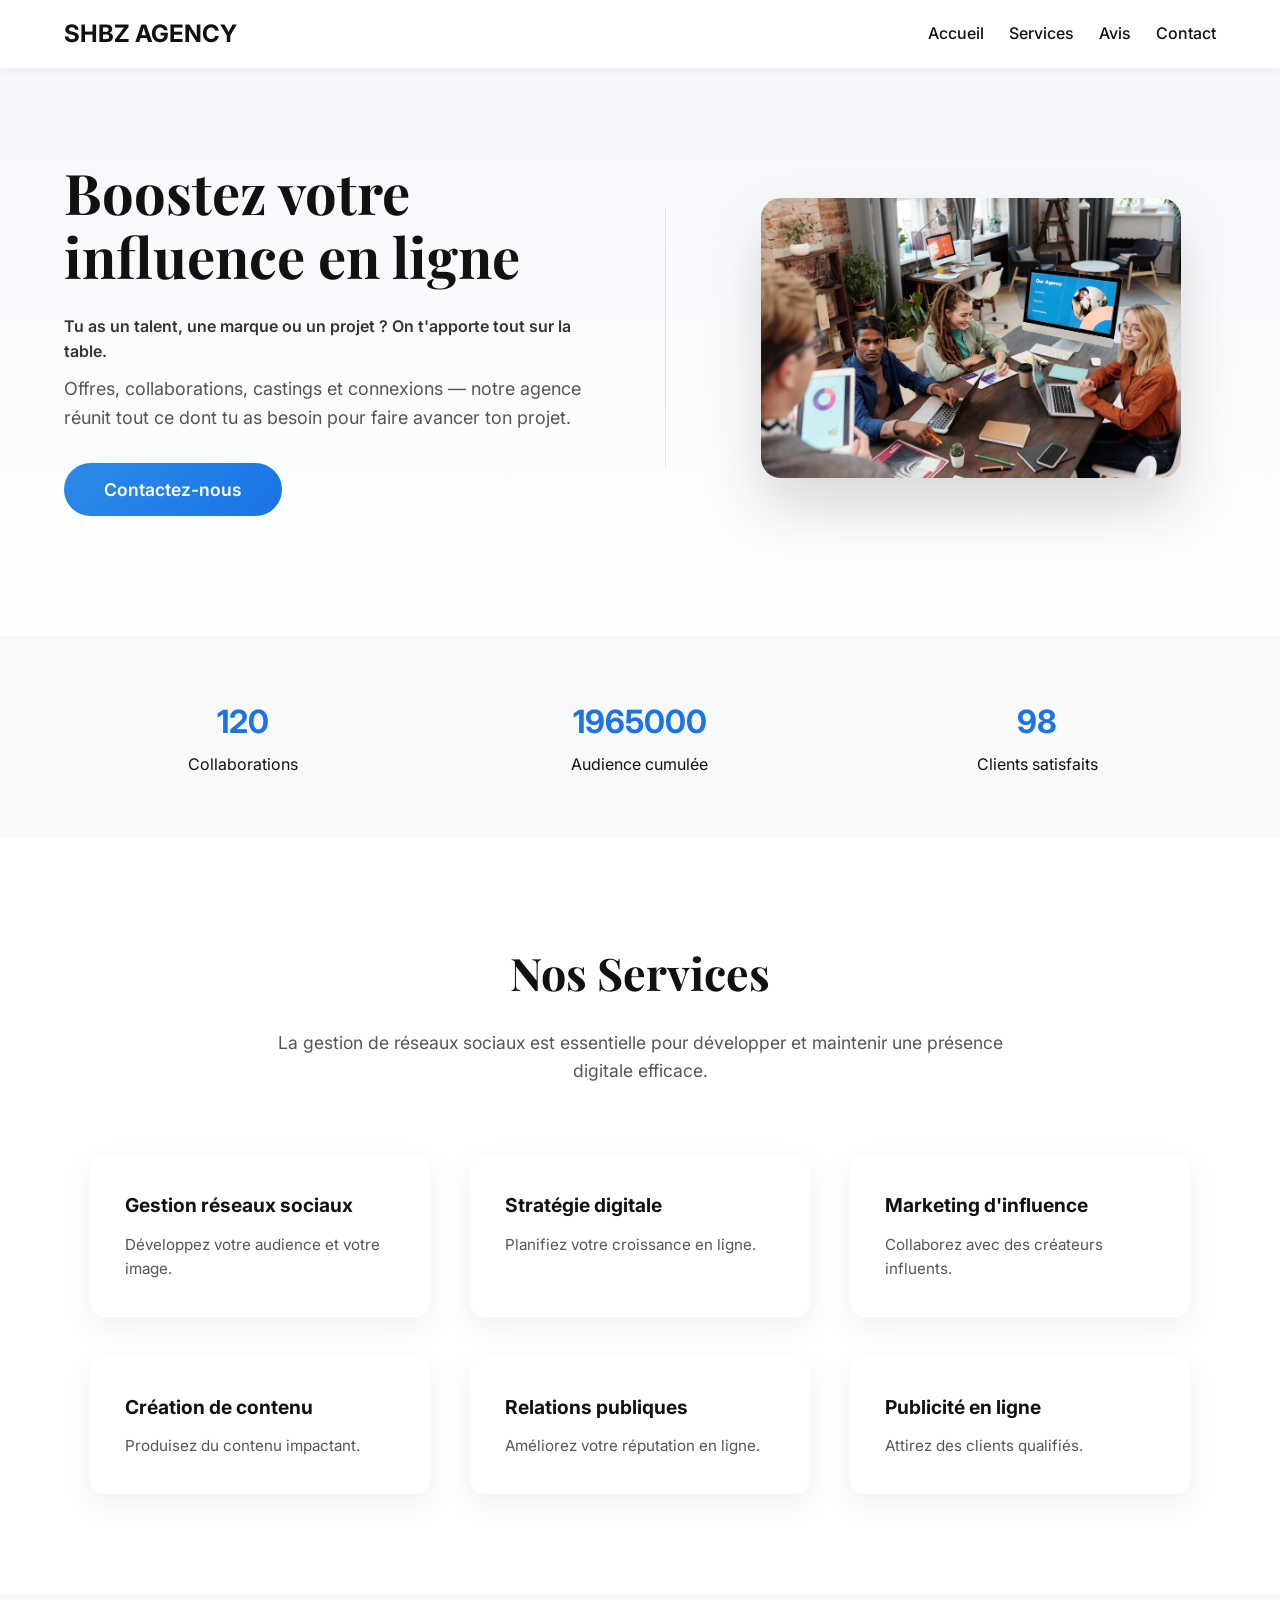
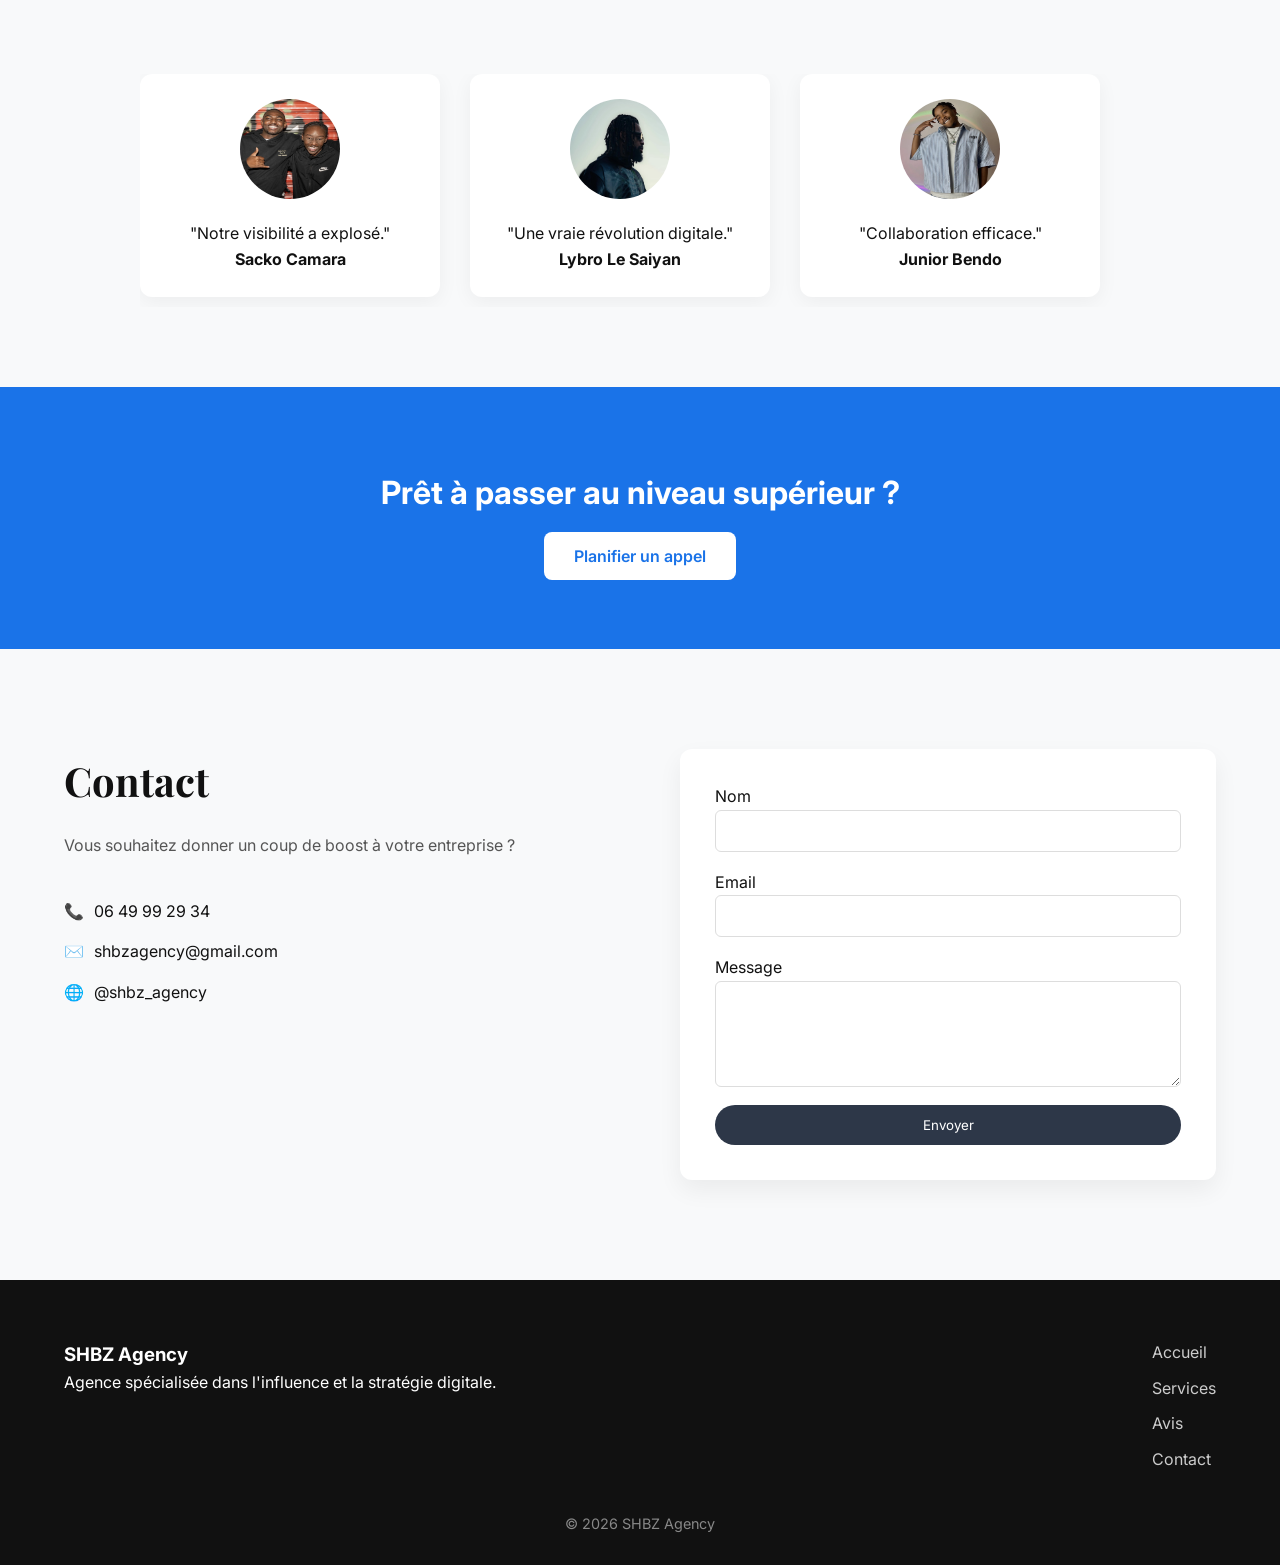
<file: index.html>
<!DOCTYPE html>
<html lang="fr">

<head>

<meta charset="UTF-8">
<title>SHBZ Agency</title>

<meta name="viewport" content="width=device-width, initial-scale=1.0">

<meta name="description" content="SHBZ Agency accompagne créateurs et marques dans la structuration, la monétisation et l’expansion stratégique de leur présence digitale.">

<link rel="stylesheet" href="style.css">

<link href="https://fonts.googleapis.com/css2?family=Inter:wght@300;400;600;700&family=Playfair+Display:wght@500;600&display=swap" rel="stylesheet">

</head>

<body>

<header class="header">

<div class="container header-flex">

<a href="#" class="logo">SHBZ AGENCY</a>

<nav class="nav">
<a href="#">Accueil</a>
<a href="#services">Services</a>
<a href="#avis">Avis</a>
<a href="#contact">Contact</a>
</nav>

<button class="burger" onclick="toggleMenu()">☰</button>

</div>

<nav class="mobile-menu" id="mobileMenu">
<a href="#">Accueil</a>
<a href="#services">Services</a>
<a href="#avis">Avis</a>
<a href="#contact">Contact</a>
</nav>

</header>

<!-- HERO -->

<section class="hero">

<div class="container hero-flex">

<div class="hero-text">

<h1 class="hero-title">
Boostez votre<br>influence en ligne
</h1>

<p class="hero-intro">
Tu as un talent, une marque ou un projet ? On t'apporte tout sur la table.
</p>

<p class="hero-description">
Offres, collaborations, castings et connexions — notre agence réunit tout ce dont tu as besoin pour faire avancer ton projet.
</p>

<button class="hero-btn">
Contactez-nous
</button>

</div>

<div class="hero-divider"></div>

<div class="hero-image">
<img src="image.webp" alt="Réunion stratégique SHBZ" loading="lazy">
</div>

</div>

</section>

<!-- STATS -->

<section class="stats fade">

<div class="container stats-flex">

<div>
<h3 class="counter" data-target="120">0</h3>
<p>Collaborations</p>
</div>

<div>
<h3 class="counter" data-target="3000000">0</h3>
<p>Audience cumulée</p>
</div>

<div>
<h3 class="counter" data-target="98">0</h3>
<p>Clients satisfaits</p>
</div>

</div>

</section>

<!-- SERVICES -->

<section class="services fade" id="services">

<div class="container">

<div class="services-header">

<h2>Nos Services</h2>

<p>
La gestion de réseaux sociaux est essentielle pour développer et maintenir une présence digitale efficace.
</p>

</div>

<div class="services-flex">

<div class="service-card">
<h3>Gestion réseaux sociaux</h3>
<p>Développez votre audience et votre image.</p>
</div>

<div class="service-card">
<h3>Stratégie digitale</h3>
<p>Planifiez votre croissance en ligne.</p>
</div>

<div class="service-card">
<h3>Marketing d'influence</h3>
<p>Collaborez avec des créateurs influents.</p>
</div>

<div class="service-card">
<h3>Création de contenu</h3>
<p>Produisez du contenu impactant.</p>
</div>

<div class="service-card">
<h3>Relations publiques</h3>
<p>Améliorez votre réputation en ligne.</p>
</div>

<div class="service-card">
<h3>Publicité en ligne</h3>
<p>Attirez des clients qualifiés.</p>
</div>

</div>

</div>

</section>

<!-- REVIEWS -->

<section class="reviews fade" id="avis">

<div class="container">

<div class="reviews-track">

<div class="review">
<img src="image_sacko_camara.webp">
<p>"Notre visibilité a explosé."</p>
<strong>Sacko Camara</strong>
</div>

<div class="review">
<img src="image_lybro.webp">
<p>"Une vraie révolution digitale."</p>
<strong>Lybro Le Saiyan</strong>
</div>

<div class="review">
<img src="image_junior_bendo.webp">
<p>"Collaboration efficace."</p>
<strong>Junior Bendo</strong>
</div>

</div>

</div>

</section>

<!-- CTA -->

<section class="cta fade">

<div class="container">

<h2 class="cta-title">
Prêt à passer au niveau supérieur ?
</h2>

<a class="btn white" href="https://app.cal.eu/shbz-agency" target="_blank">
Planifier un appel
</a>

</div>

</section>

<!-- CONTACT -->

<section class="contact-section fade" id="contact">

<div class="container contact-grid">

<div class="contact-info">

<h2>Contact</h2>

<p class="contact-text">
Vous souhaitez donner un coup de boost à votre entreprise ?
</p>

<div class="contact-item">
<span>📞</span>
<span>06 49 99 29 34</span>
</div>

<div class="contact-item">
<span>✉️</span>
<span>shbzagency@gmail.com</span>
</div>

<div class="contact-item">
<span>🌐</span>
<span>@shbz_agency</span>
</div>

</div>

<div class="contact-form">

<form>

<label>Nom</label>
<input type="text">

<label>Email</label>
<input type="email">

<label>Message</label>
<textarea rows="5"></textarea>

<button class="contact-btn">Envoyer</button>

</form>

</div>

</div>

</section>

<!-- FOOTER -->

<footer class="footer">

<div class="container footer-flex">

<div>
<h3>SHBZ Agency</h3>
<p>Agence spécialisée dans l'influence et la stratégie digitale.</p>
</div>

<div class="footer-links">
<a href="#">Accueil</a>
<a href="#services">Services</a>
<a href="#avis">Avis</a>
<a href="#contact">Contact</a>
</div>

</div>

<p class="footer-copy">
© 2026 SHBZ Agency
</p>

</footer>

<button id="scrollTopBtn">↑</button>

<script src="script.js"></script>

</body>
</html>
</file>
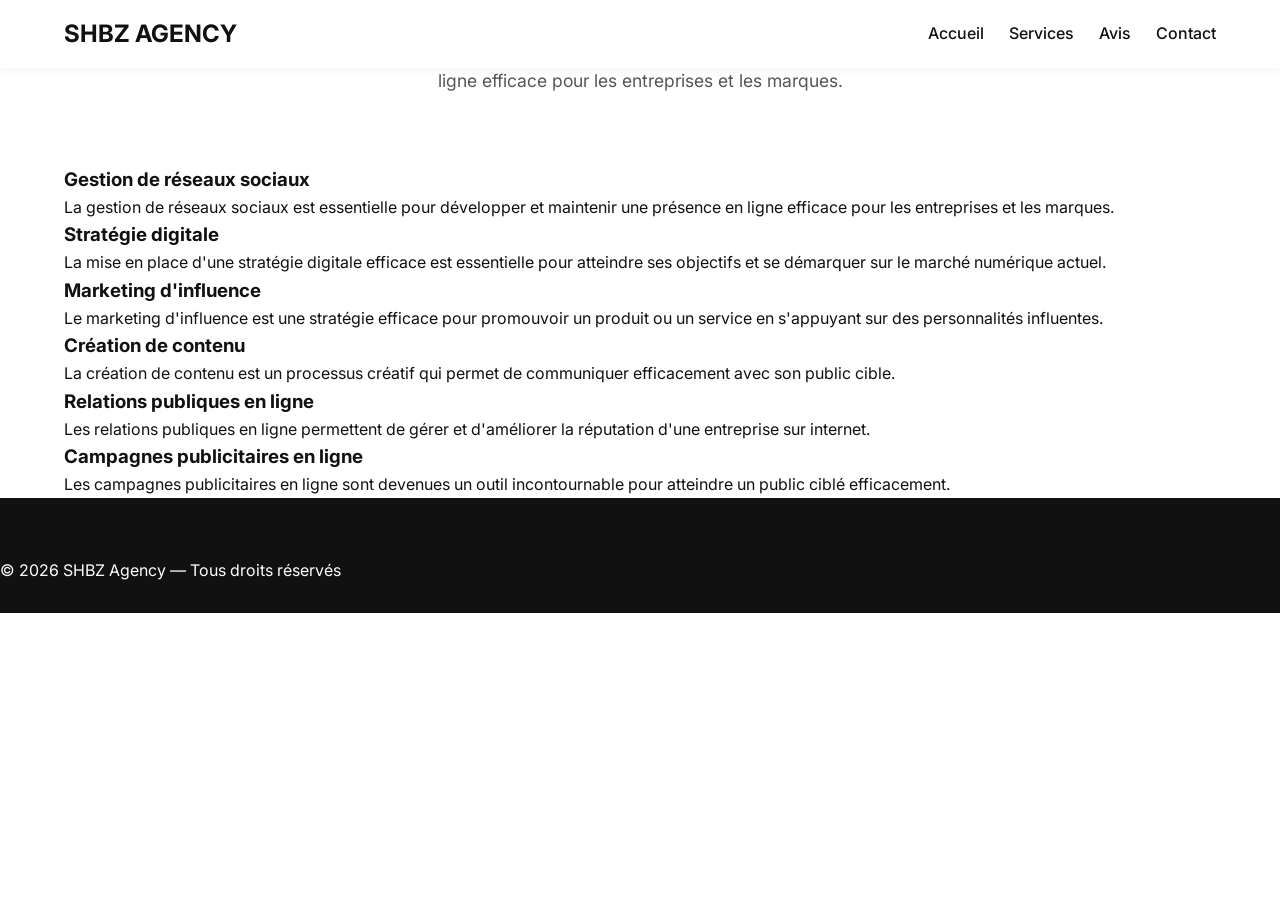
<file: services.html>
<!DOCTYPE html>
<html lang="fr">
<head>

<meta charset="UTF-8">
<title>Services - SHBZ Agency</title>
<meta name="viewport" content="width=device-width, initial-scale=1.0">

<link rel="stylesheet" href="style.css">

<link href="https://fonts.googleapis.com/css2?family=Inter:wght@300;400;600;700&family=Playfair+Display:wght@500;600&display=swap" rel="stylesheet">

</head>

<body>

<header class="header">

<div class="container header-flex">

<div class="logo">SHBZ AGENCY</div>

<nav class="nav">
<a href="index.html">Accueil</a>
<a href="services.html">Services</a>
<a href="#">Avis</a>
<a href="index.html#contact">Contact</a>
</nav>

</div>

</header>


<section class="services-page">

<div class="container">

<div class="services-header">

<h1>Nos Services</h1>

<p>
La gestion de réseaux sociaux est essentielle pour développer et maintenir une présence en ligne efficace pour les entreprises et les marques.
</p>

</div>


<div class="services-grid">

<div class="service-box">
<h3>Gestion de réseaux sociaux</h3>
<p>
La gestion de réseaux sociaux est essentielle pour développer et maintenir une présence en ligne efficace pour les entreprises et les marques.
</p>
</div>

<div class="service-box">
<h3>Stratégie digitale</h3>
<p>
La mise en place d'une stratégie digitale efficace est essentielle pour atteindre ses objectifs et se démarquer sur le marché numérique actuel.
</p>
</div>

<div class="service-box">
<h3>Marketing d'influence</h3>
<p>
Le marketing d'influence est une stratégie efficace pour promouvoir un produit ou un service en s'appuyant sur des personnalités influentes.
</p>
</div>

<div class="service-box">
<h3>Création de contenu</h3>
<p>
La création de contenu est un processus créatif qui permet de communiquer efficacement avec son public cible.
</p>
</div>

<div class="service-box">
<h3>Relations publiques en ligne</h3>
<p>
Les relations publiques en ligne permettent de gérer et d'améliorer la réputation d'une entreprise sur internet.
</p>
</div>

<div class="service-box">
<h3>Campagnes publicitaires en ligne</h3>
<p>
Les campagnes publicitaires en ligne sont devenues un outil incontournable pour atteindre un public ciblé efficacement.
</p>
</div>

</div>

</div>

</section>


<footer class="footer">
© 2026 SHBZ Agency — Tous droits réservés
</footer>

</body>
</html>
</file>
<file: style.css>
/* =========================
RESET
========================= */

*{
  margin:0;
  padding:0;
  box-sizing:border-box;
  font-family:'Inter',sans-serif;
  }
  
  html{
  scroll-behavior:smooth;
  }
  
  body{
  background:#fff;
  color:#111;
  line-height:1.6;
  overflow-x:hidden;
  }
  
  .container{
  width:90%;
  max-width:1200px;
  margin:auto;
  }
  
  
  /* =========================
  HEADER
  ========================= */
  
  .header{
  position:fixed;
  top:0;
  width:100%;
  background:#fff;
  z-index:1000;
  padding:15px 0;
  box-shadow:0 2px 10px rgba(0,0,0,0.05);
  transition:0.3s;
  }
  
  .header.scrolled{
  background:rgba(255,255,255,0.9);
  backdrop-filter:blur(10px);
  box-shadow:0 4px 20px rgba(0,0,0,0.08);
  padding:10px 0;
  }
  
  .header-flex{
  display:flex;
  justify-content:space-between;
  align-items:center;
  flex-wrap:wrap;
  }
  
  .logo{
  font-weight:700;
  font-size:1.5rem;
  text-decoration:none;
  color:#111;
  }
  
  .nav{
  display:flex;
  align-items:center;
  }
  
  .nav a{
  margin-left:25px;
  text-decoration:none;
  color:#111;
  font-weight:500;
  transition:0.3s;
  }
  
  .nav a:hover{
  color:#1a73e8;
  }
  
  .burger{
  display:none;
  background:none;
  border:none;
  font-size:1.6rem;
  cursor:pointer;
  }
  
  .mobile-menu{
  display:none;
  flex-direction:column;
  background:#fff;
  text-align:center;
  width:100%;
  }
  
  .mobile-menu a{
  padding:12px;
  text-decoration:none;
  color:#111;
  }
  
  .mobile-menu.show{
  display:flex;
  }
  
  
  /* =========================
  HERO
  ========================= */
  
  .hero{
  background:linear-gradient(180deg,#f5f7fb,#ffffff);
  padding:160px 0 120px;
  }
  
  .hero-flex{
  display:flex;
  align-items:center;
  justify-content:space-between;
  gap:60px;
  flex-wrap:wrap;
  }
  
  .hero-text{
  flex:1 1 450px;
  display:flex;
  flex-direction:column;
  }
  
  .hero-title{
  font-family:'Playfair Display',serif;
  font-size:3.5rem;
  line-height:1.15;
  margin-bottom:25px;
  }
  
  .hero-intro{
  font-weight:600;
  margin-bottom:10px;
  color:#333;
  }
  
  .hero-description{
  font-size:1.125rem;
  color:#555;
  margin-bottom:30px;
  }
  
  .hero-btn{
  background:linear-gradient(135deg,#2b8be6,#1a73e8);
  border-radius:50px;
  padding:16px 40px;
  color:#fff;
  border:none;
  cursor:pointer;
  font-weight:600;
  font-size:1.1rem;
  transition:0.3s;
  align-self:flex-start;
  }
  
  .hero-btn:hover{
  transform:translateY(-2px);
  box-shadow:0 10px 25px rgba(0,0,0,0.15);
  }
  
  .hero-divider{
  width:1px;
  height:260px;
  background:#e3e3e3;
  }
  
  .hero-image{
  flex:1 1 400px;
  display:flex;
  justify-content:center;
  }
  
  .hero-image img{
  width:100%;
  max-width:420px;
  border-radius:20px;
  box-shadow:0 30px 60px rgba(0,0,0,0.15);
  animation:float 6s ease-in-out infinite;
  transition:0.3s;
  }
  
  
  /* =========================
  STATS
  ========================= */
  
  .stats{
  padding:60px 0;
  background:#f8f9fa;
  }
  
  .stats-flex{
  display:flex;
  justify-content:space-around;
  flex-wrap:wrap;
  gap:40px;
  text-align:center;
  }
  
  .stats-flex div{
  flex:1 1 200px;
  }
  
  .stats h3{
  font-size:2rem;
  color:#1a73e8;
  margin-bottom:5px;
  }
  
  
  /* =========================
  SERVICES
  ========================= */
  
  .services{
  padding:100px 0;
  background:#fff;
  }
  
  .services-header{
  text-align:center;
  max-width:750px;
  margin:auto;
  margin-bottom:70px;
  }
  
  .services-header h2{
  font-family:'Playfair Display',serif;
  font-size:2.8rem;
  margin-bottom:20px;
  }
  
  .services-header p{
  color:#555;
  font-size:1.1rem;
  }
  
  .services-flex{
  display:flex;
  flex-wrap:wrap;
  gap:40px;
  justify-content:center;
  }
  
  .service-card{
  flex:1 1 300px;
  max-width:340px;
  background:#fff;
  padding:35px;
  border-radius:14px;
  box-shadow:0 10px 30px rgba(0,0,0,0.06);
  transition:all 0.35s ease;
  cursor:pointer;
  }
  
  .service-card:hover{
  transform:translateY(-10px);
  box-shadow:0 25px 50px rgba(0,0,0,0.15);
  }
  
  .service-card h3{
  font-size:1.2rem;
  margin-bottom:12px;
  }
  
  .service-card p{
  color:#555;
  font-size:0.95rem;
  }
  
  
  /* =========================
  REVIEWS
  ========================= */
  
  .reviews{
  padding:80px 0;
  background:#f8f9fa;
  }
  
  .reviews-track{
  display:flex;
  gap:30px;
  overflow-x:auto;
  scroll-behavior:smooth;
  padding-bottom:10px;
  margin:auto;
  max-width:1000px;
  }
  
  .review{
  flex:0 0 300px;
  background:#fff;
  padding:25px;
  border-radius:12px;
  box-shadow:0 5px 20px rgba(0,0,0,0.05);
  text-align:center;
  transition:0.3s;
  }
  
  .review img{
  width:100px;
  height:100px;
  border-radius:50%;
  margin-bottom:15px;
  }
  
  .review:hover{
  transform:translateY(-5px);
  box-shadow:0 12px 25px rgba(0,0,0,0.08);
  }
  
  
  /* =========================
  CTA
  ========================= */
  
  .cta{
  padding:80px 0;
  text-align:center;
  background:#1a73e8;
  color:#fff;
  }
  
  .cta-title{
  margin-bottom:25px;
  font-size:2rem;
  }
  
  .btn.white{
  background:#fff;
  color:#1a73e8;
  padding:14px 30px;
  border-radius:8px;
  text-decoration:none;
  font-weight:600;
  transition:0.3s;
  }
  
  .btn.white:hover{
  transform:translateY(-2px);
  box-shadow:0 10px 20px rgba(0,0,0,0.2);
  }
  
  
  /* =========================
  CONTACT
  ========================= */
  
  .contact-section{
  padding:100px 0;
  background:#f8f9fa;
  }
  
  .contact-grid{
  display:grid;
  grid-template-columns:1fr 1fr;
  gap:80px;
  }
  
  .contact-info h2{
  font-family:'Playfair Display',serif;
  font-size:2.5rem;
  margin-bottom:20px;
  }
  
  .contact-text{
  color:#555;
  margin-bottom:40px;
  }
  
  .contact-item{
  display:flex;
  gap:10px;
  margin-bottom:15px;
  }
  
  .contact-form{
  background:#fff;
  padding:35px;
  border-radius:12px;
  box-shadow:0 10px 25px rgba(0,0,0,0.06);
  }
  
  .contact-form form{
  display:flex;
  flex-direction:column;
  }
  
  .contact-form input,
  .contact-form textarea{
  margin-bottom:18px;
  padding:12px;
  border-radius:6px;
  border:1px solid #ddd;
  }
  
  .contact-btn{
  background:#2d3748;
  color:#fff;
  border:none;
  padding:12px 22px;
  border-radius:30px;
  cursor:pointer;
  }
  
  
  /* =========================
  FOOTER
  ========================= */
  
  .footer{
  background:#111;
  color:#fff;
  padding:60px 0 30px;
  }
  
  .footer-flex{
  display:flex;
  justify-content:space-between;
  flex-wrap:wrap;
  gap:40px;
  }
  
  .footer-links{
  display:flex;
  flex-direction:column;
  gap:10px;
  }
  
  .footer-links a{
  color:#ccc;
  text-decoration:none;
  }
  
  .footer-links a:hover{
  color:#fff;
  }
  
  .footer-copy{
  text-align:center;
  margin-top:40px;
  font-size:0.9rem;
  color:#888;
  }
  
  
  /* =========================
  SCROLL BUTTON
  ========================= */
  
  #scrollTopBtn{
  position:fixed;
  bottom:30px;
  right:30px;
  background:#1a73e8;
  color:white;
  border:none;
  width:42px;
  height:42px;
  border-radius:50%;
  cursor:pointer;
  display:none;
  font-size:18px;
  }
  
  
  /* =========================
  ANIMATIONS
  ========================= */
  
  .fade{
  opacity:0;
  transform:translateY(40px);
  transition:0.8s;
  }
  
  .fade.appear{
  opacity:1;
  transform:translateY(0);
  }
  
  @keyframes float{
  0%{transform:translateY(0)}
  50%{transform:translateY(-10px)}
  100%{transform:translateY(0)}
  }
  
  
  /* =========================
  RESPONSIVE
  ========================= */
  
  @media(max-width:1000px){
  
  .hero-flex{
  flex-direction:column;
  text-align:center;
  }
  
  .hero-divider{
  display:none;
  }
  
  .hero-btn{
  align-self:center;
  }
  
  }
  
  @media(max-width:700px){
  
  .nav{
  display:none;
  }
  
  .burger{
  display:block;
  }
  
  .hero-title{
  font-size:2.2rem;
  }
  
  .stats-flex{
  flex-direction:column;
  gap:30px;
  }
  
  .service-card{
  max-width:100%;
  }
  
  .review{
  flex:0 0 85%;
  }
  
  .contact-grid{
  grid-template-columns:1fr;
  gap:50px;
  }
  
  }
  
  @media(max-width:420px){
  
  .hero-title{
  font-size:1.8rem;
  }
  
  .hero-description{
  font-size:1rem;
  }
  
  .cta-title{
  font-size:1.4rem;
  }
  
  }
</file>
